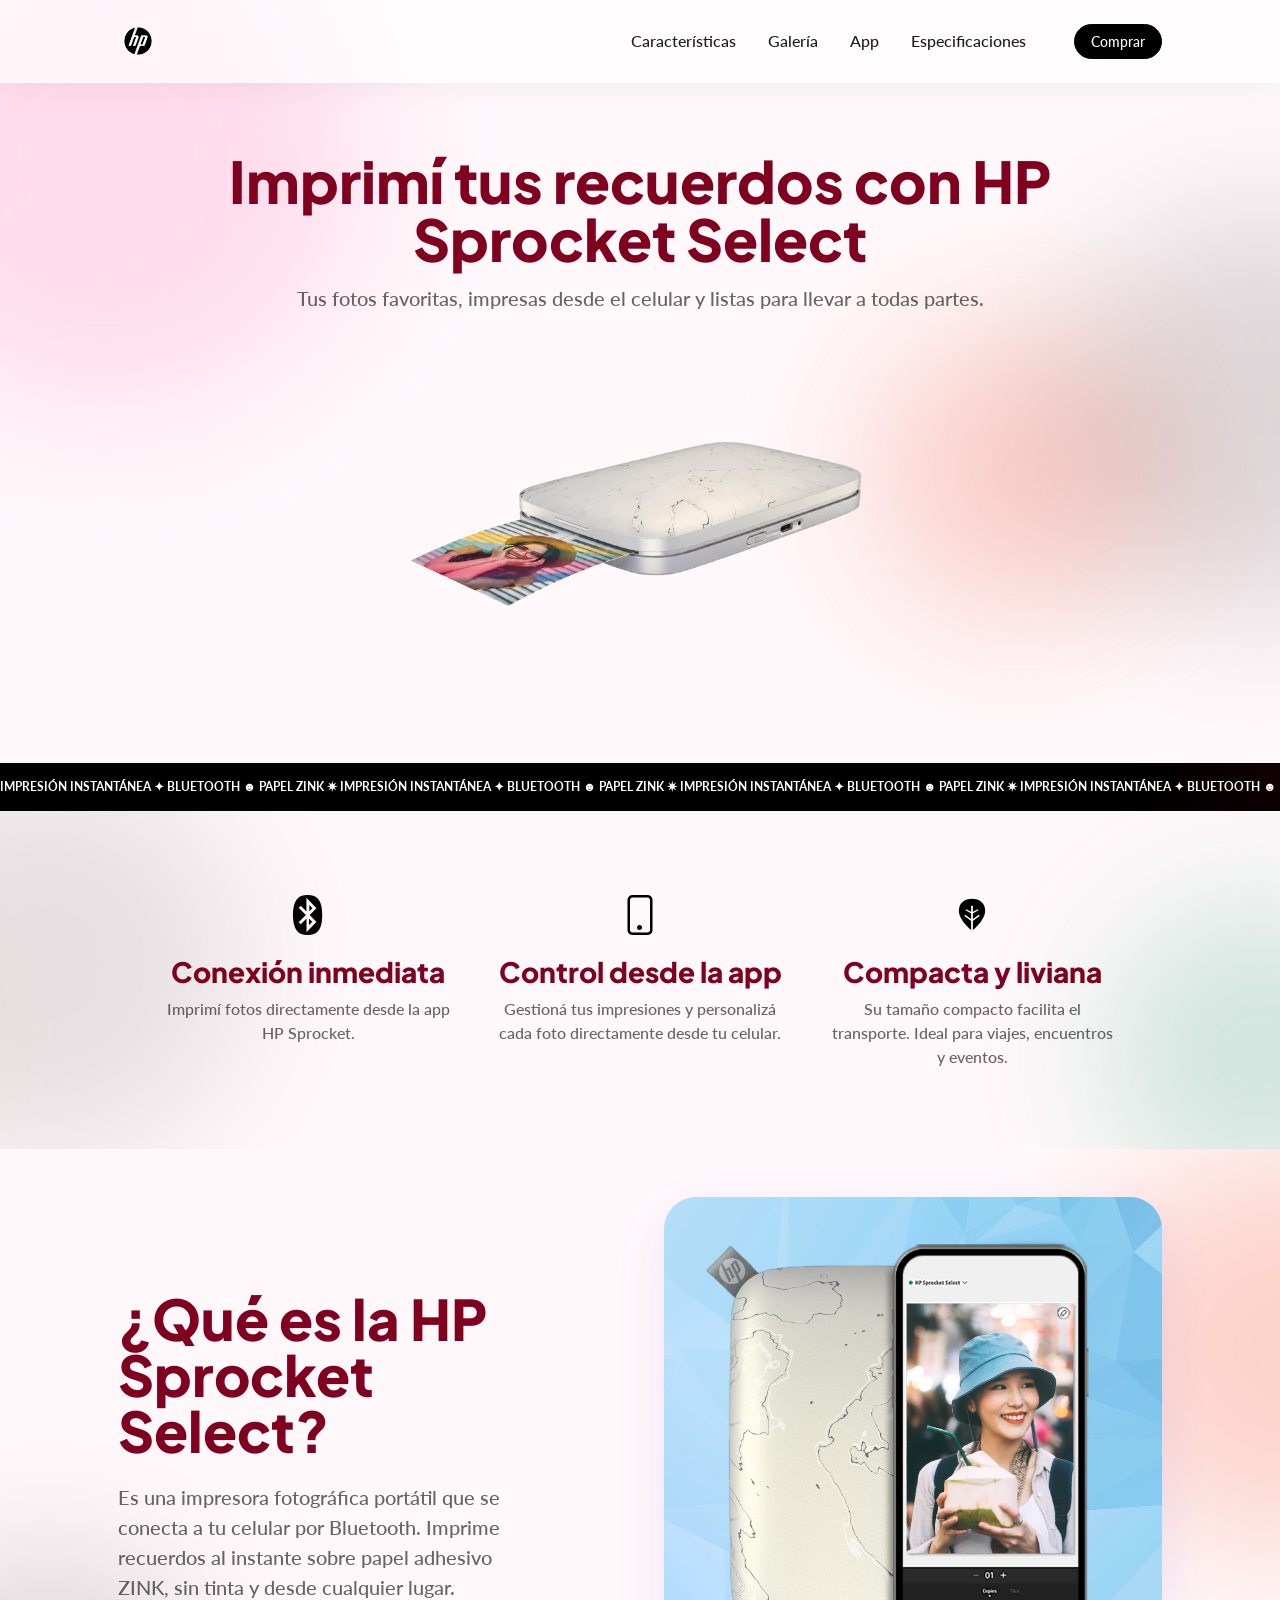
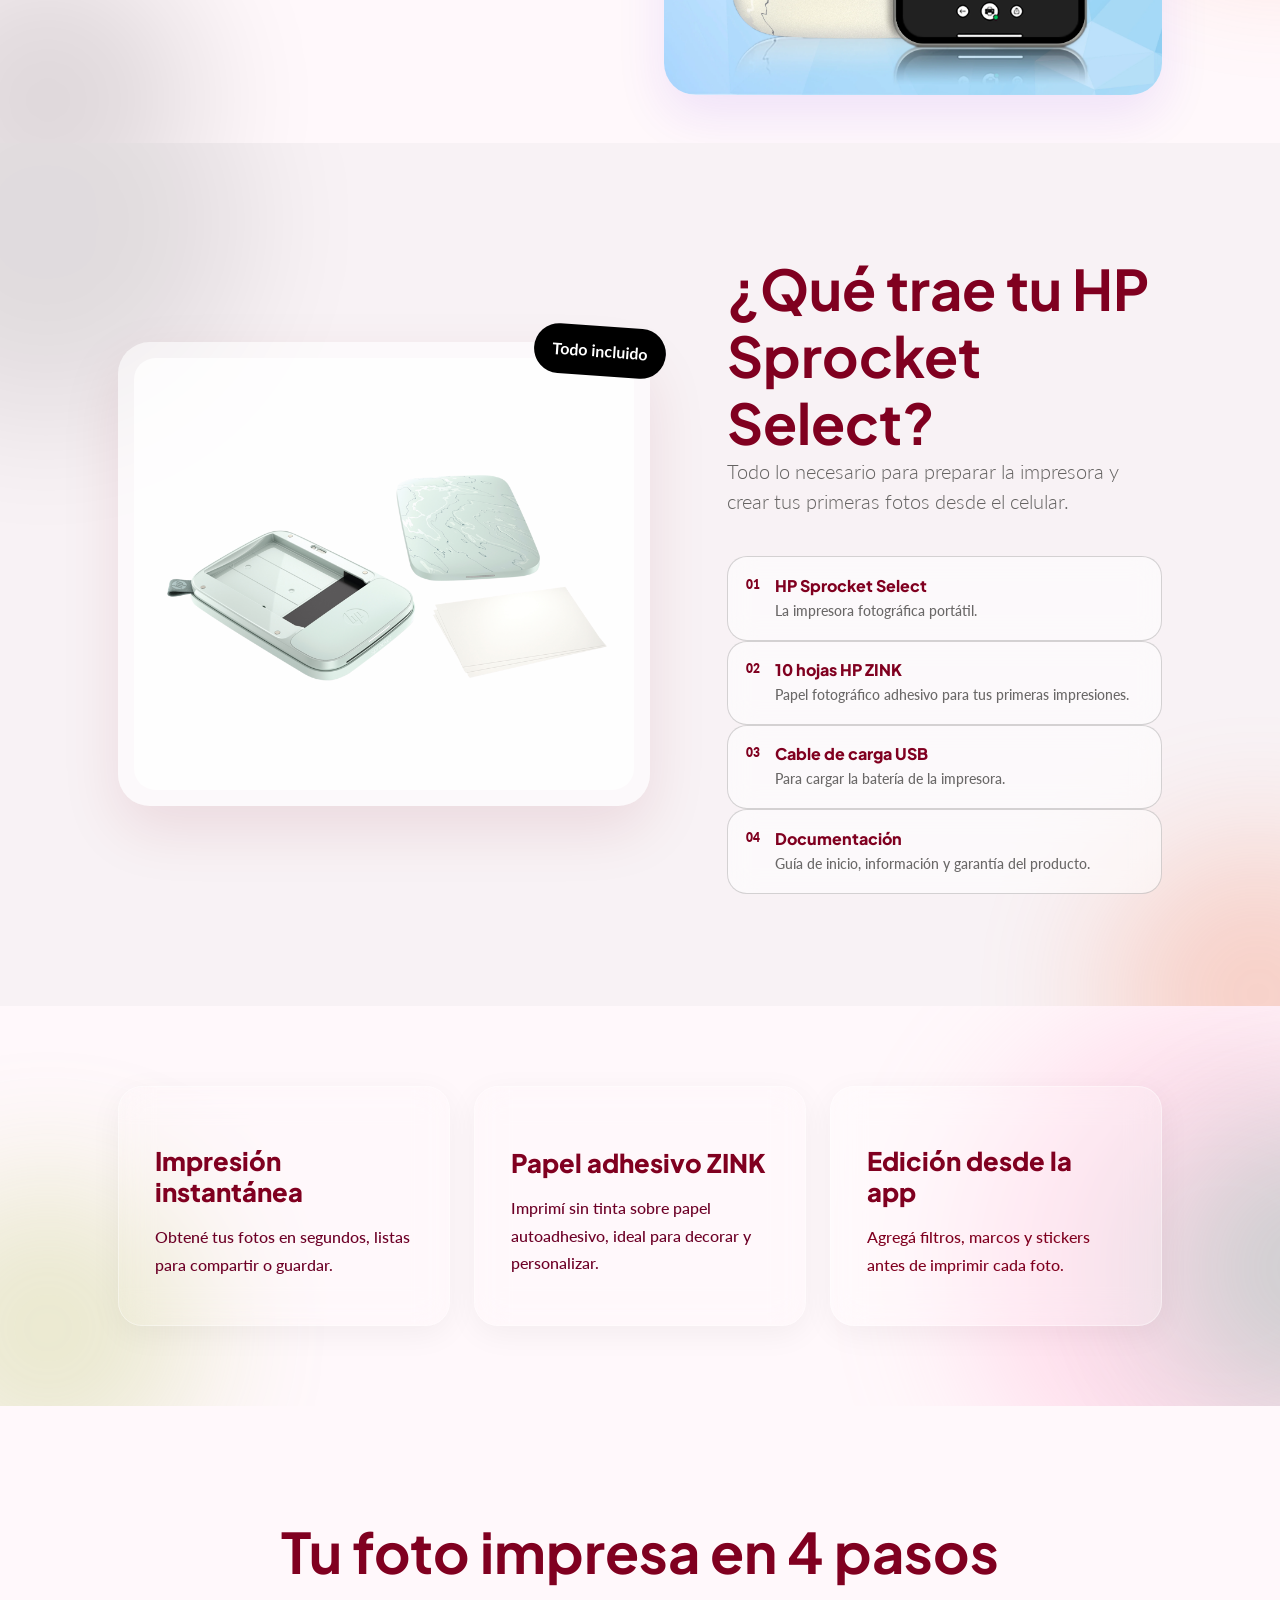
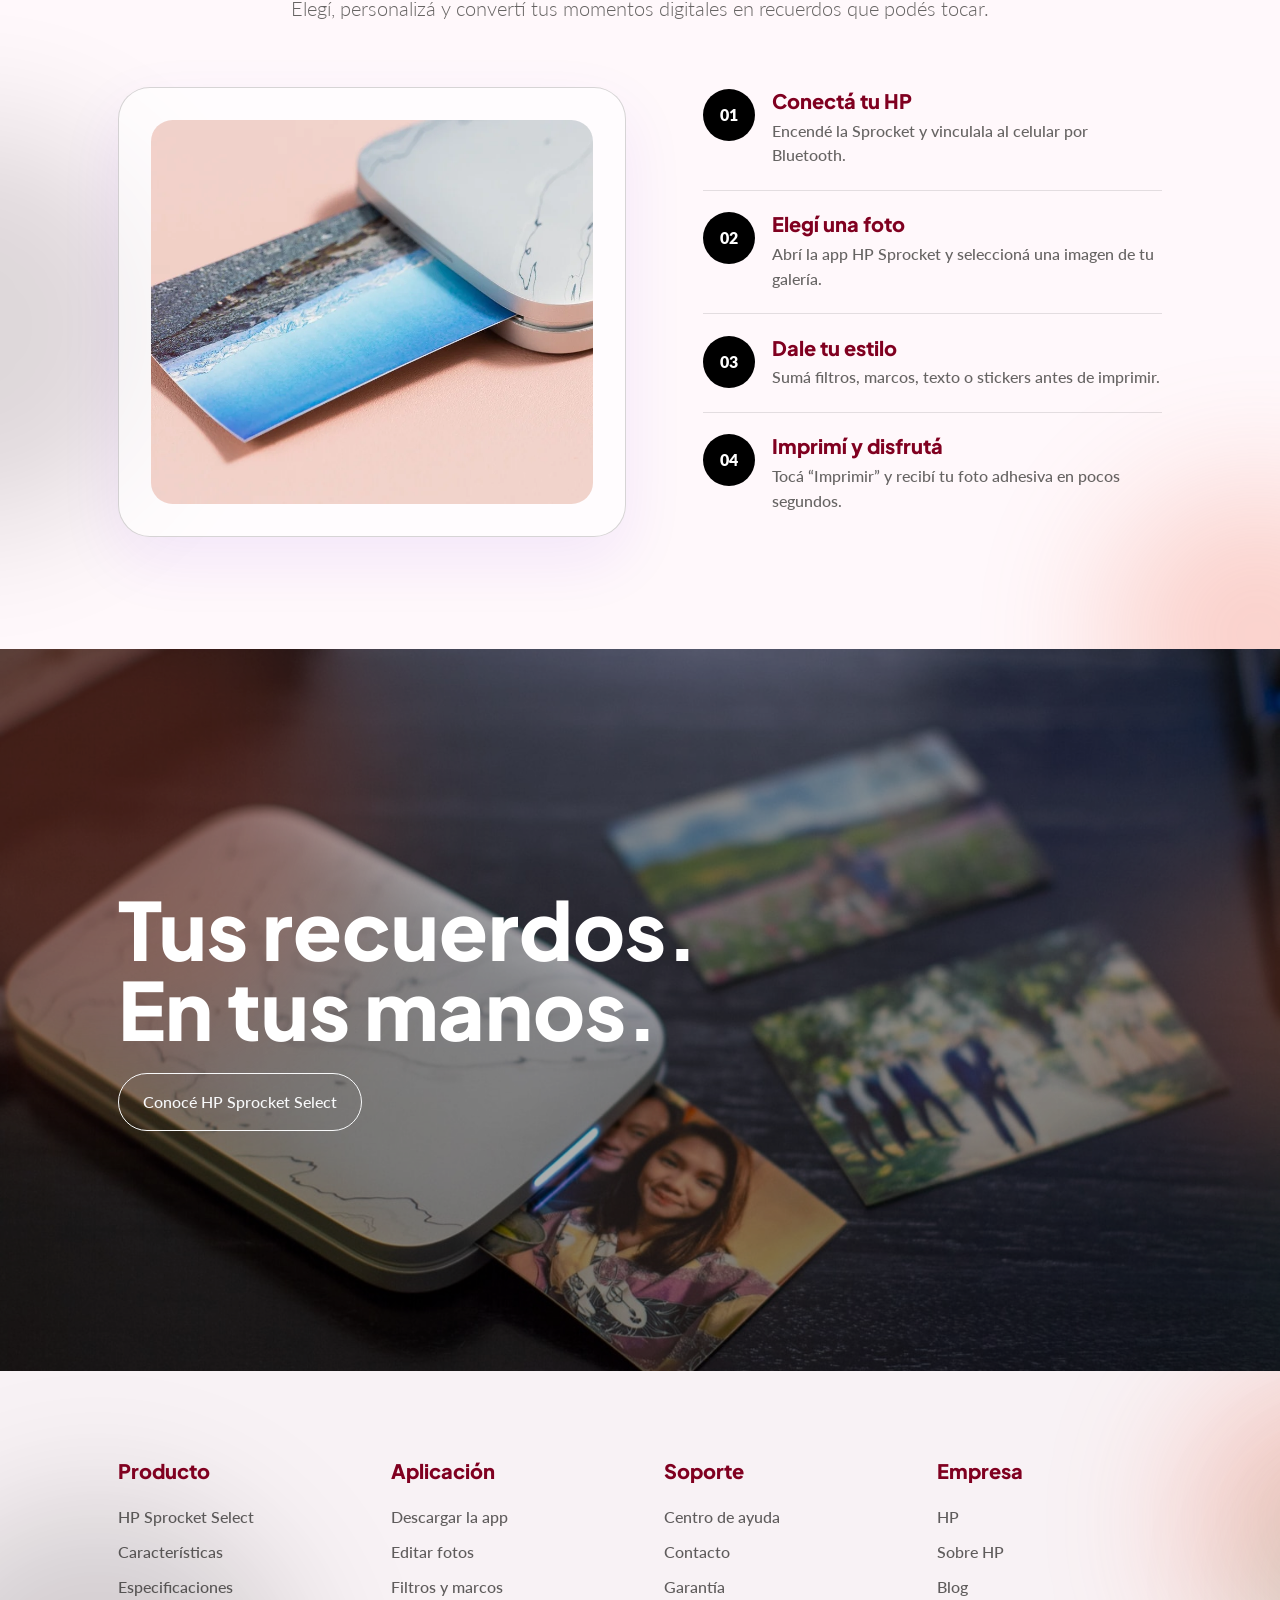
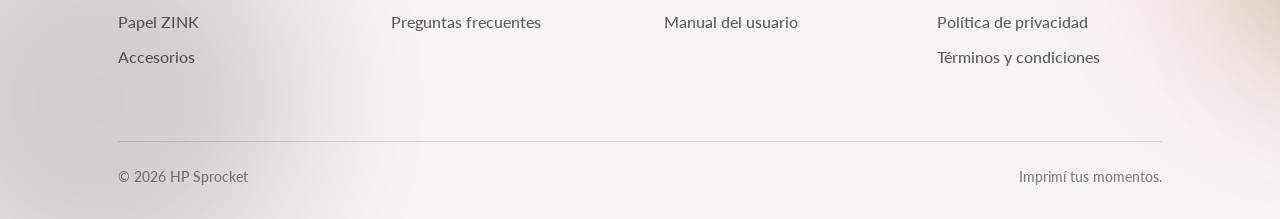
<file: index.html>
<!DOCTYPE html>
<html lang="en">
    <head>
        <meta charset="utf-8" />
        <meta name="viewport" content="width=device-width, initial-scale=1, shrink-to-fit=no" />
        <meta name="description" content="" />
        <meta name="author" content="" />
        <title>HP Sprocket Select | Impresora fotográfica portátil</title>
        <link rel="icon" type="image/x-icon" href="assets/favicon.ico" />
        <!-- Bootstrap icons-->
        <link href="https://cdn.jsdelivr.net/npm/bootstrap-icons@1.11.3/font/bootstrap-icons.css" rel="stylesheet" />
        <!-- Google fonts-->
        <link rel="preconnect" href="https://fonts.googleapis.com" />
        <link rel="preconnect" href="https://fonts.gstatic.com" />
        <link href="https://fonts.googleapis.com/css2?family=Lato:wght@300;400;700;900&amp;family=Plus+Jakarta+Sans:wght@400;600;700;800&amp;display=swap" rel="stylesheet" />
        <!-- Core theme CSS (includes Bootstrap)-->
        <link href="css/styles.css" rel="stylesheet" />
    </head>
    <body id="page-top">
        <!-- Navigation-->
        <nav class="navbar navbar-expand-lg navbar-light fixed-top shadow-sm" id="mainNav">
            <div class="container px-5">
                <a class="navbar-brand fw-bold" href="#page-top" aria-label="HP">
                    <img class="hp-logo" src="assets/img/hp-logo-transparent.png" alt="HP" />
                </a>
                <button class="navbar-toggler" type="button" data-bs-toggle="collapse" data-bs-target="#navbarResponsive" aria-controls="navbarResponsive" aria-expanded="false" aria-label="Abrir navegación">
                    Menú
                    <i class="bi-list"></i>
                </button>
                <div class="collapse navbar-collapse" id="navbarResponsive">
                    <ul class="navbar-nav ms-auto me-4 my-3 my-lg-0">
                        <li class="nav-item"><a class="nav-link me-lg-3" href="#features">Características</a></li>
                        <li class="nav-item"><a class="nav-link me-lg-3" href="#gallery">Galería</a></li>
                        <li class="nav-item"><a class="nav-link me-lg-3" href="#download">App</a></li>
                        <li class="nav-item"><a class="nav-link me-lg-3" href="#specifications">Especificaciones</a></li>
                    </ul>
                    <a class="btn btn-primary rounded-pill px-3 mb-2 mb-lg-0" href="https://sprocketprinters.com/products/hp-sprocket-select-portable-instant-photo-printer-2-3x3-4" target="_blank" rel="noopener">
                        <span class="d-flex align-items-center">
                            <span class="small">Comprar</span>
                        </span>
                    </a>
                </div>
            </div>
        </nav>
        <!-- Mashead header-->
        <header class="masthead has-blur-orbs">
            <div class="blur-orbs" aria-hidden="true">
                <span class="blur-orb blur-orb--xl blur-orb--pink blur-pos-top-left"></span>
                <span class="blur-orb blur-orb--lg blur-orb--purple blur-pos-center-right"></span>
                <span class="blur-orb blur-orb--md blur-orb--coral blur-pos-hero-product"></span>
            </div>
            <div class="container px-5">
                <div class="row justify-content-center">
                    <div class="col-12">
                        <!-- Mashead text and app badges-->
                        <div class="masthead-copy text-center">
                            <h1 class="display-1 lh-1 mb-3">Imprimí tus recuerdos con HP Sprocket Select</h1>
                            <p class="lead fw-normal text-muted mb-4">Tus fotos favoritas, impresas desde el celular y listas para llevar a todas partes.</p>
                        </div>
                    </div>
                    <div class="col-12">
                        <div class="masthead-product-visual">
                            <img src="assets/img/sprocket-hero-new-transparent.png" alt="Impresora HP Sprocket Select imprimiendo una fotografía" />
                        </div>
                    </div>
                </div>
            </div>
        </header>
        <div class="editorial-marquee has-blur-orbs" aria-label="Características destacadas">
            <div class="blur-orbs" aria-hidden="true">
                <span class="blur-orb blur-orb--md blur-orb--lavender blur-pos-top-left"></span>
                <span class="blur-orb blur-orb--sm blur-orb--burgundy blur-pos-bottom-right"></span>
            </div>
            <div class="editorial-marquee-track">
                <span>IMPRESIÓN INSTANTÁNEA ✦ BLUETOOTH ☻ PAPEL ZINK ✷ IMPRESIÓN INSTANTÁNEA ✦ BLUETOOTH ☻ PAPEL ZINK ✷ IMPRESIÓN INSTANTÁNEA ✦ BLUETOOTH ☻ PAPEL ZINK ✷ IMPRESIÓN INSTANTÁNEA ✦ BLUETOOTH ☻ PAPEL ZINK ✷</span>
                <span aria-hidden="true">IMPRESIÓN INSTANTÁNEA ✦ BLUETOOTH ☻ PAPEL ZINK ✷ IMPRESIÓN INSTANTÁNEA ✦ BLUETOOTH ☻ PAPEL ZINK ✷ IMPRESIÓN INSTANTÁNEA ✦ BLUETOOTH ☻ PAPEL ZINK ✷ IMPRESIÓN INSTANTÁNEA ✦ BLUETOOTH ☻ PAPEL ZINK ✷</span>
            </div>
        </div>
        <!-- App features section-->
        <section id="features" class="has-blur-orbs">
            <div class="blur-orbs" aria-hidden="true">
                <span class="blur-orb blur-orb--lg blur-orb--lavender blur-pos-top-left"></span>
                <span class="blur-orb blur-orb--md blur-orb--teal blur-pos-bottom-right"></span>
                <span class="blur-orb blur-orb--sm blur-orb--lime blur-pos-center-left"></span>
            </div>
            <div class="container px-5">
                <div class="row gx-5 align-items-center justify-content-center">
                    <div class="col-12">
                        <div class="container-fluid px-5">
                            <div class="row gx-5 justify-content-center">
                                <div class="col-md-4 mb-5 mb-md-0">
                                    <!-- Feature item-->
                                    <div class="text-center h-100 feature-item">
                                        <span class="icon-feature text-primary" aria-hidden="true">
                                            <i class="bi bi-bluetooth"></i>
                                        </span>
                                        <h3 class="font-alt">Conexión inmediata</h3>
                                        <p class="text-muted mb-0">Imprimí fotos directamente desde la app HP Sprocket.</p>
                                    </div>
                                </div>
                                <div class="col-md-4 mb-5 mb-md-0" id="download">
                                    <!-- Feature item-->
                                    <div class="text-center h-100 feature-item">
                                        <span class="icon-feature text-primary" aria-hidden="true">
                                            <i class="bi bi-phone"></i>
                                        </span>
                                        <h3 class="font-alt">Control desde la app</h3>
                                        <p class="text-muted mb-0">Gestioná tus impresiones y personalizá cada foto directamente desde tu celular.</p>
                                    </div>
                                </div>
                                <div class="col-md-4">
                                    <!-- Feature item-->
                                    <div class="text-center h-100 feature-item">
                                        <span class="icon-feature text-primary" aria-hidden="true">
                                            <svg class="feature-leaf-icon" viewBox="0 0 32 32" xmlns="http://www.w3.org/2000/svg" role="img" aria-label="">
                                                <path d="M16 28.5S5.5 20.5 5.5 12.5C5.5 6.5 10 3 16 3s10.5 3.5 10.5 9.5c0 8-10.5 16-10.5 16z" fill="currentColor"/>
                                                <path d="M16 28.5V9" fill="none" stroke="#fff" stroke-width="1.4" stroke-linecap="round"/>
                                                <path d="M16 20.5L10.5 16.5M16 20.5L21.5 16.5M16 14.5L11.5 12M16 14.5L20.5 12" fill="none" stroke="#fff" stroke-width="1.1" stroke-linecap="round"/>
                                            </svg>
                                        </span>
                                        <h3 class="font-alt">Compacta y liviana</h3>
                                        <p class="text-muted mb-0">Su tamaño compacto facilita el transporte. Ideal para viajes, encuentros y eventos.</p>
                                    </div>
                                </div>
                            </div>
                        </div>
                    </div>
                </div>
            </div>
        </section>
        <!-- Product introduction section-->
        <section id="specifications" class="py-5 has-blur-orbs">
            <div class="blur-orbs" aria-hidden="true">
                <span class="blur-orb blur-orb--lg blur-orb--peach blur-pos-top-right"></span>
                <span class="blur-orb blur-orb--md blur-orb--purple blur-pos-bottom-left"></span>
            </div>
            <div class="container px-5">
                <div class="row gx-5 align-items-center justify-content-center justify-content-lg-between">
                    <div class="col-12 col-lg-5">
                        <h2 class="display-4 lh-1 mb-4">¿Qué es la HP Sprocket Select?</h2>
                        <p class="lead fw-normal text-muted mb-5 mb-lg-0">Es una impresora fotográfica portátil que se conecta a tu celular por Bluetooth. Imprime recuerdos al instante sobre papel adhesivo ZINK, sin tinta y desde cualquier lugar.</p>
                    </div>
                    <div class="col-sm-8 col-md-6">
                        <div class="px-5 px-sm-0"><img class="img-fluid product-intro-image" src="assets/img/sprocket-product.jpg" alt="HP Sprocket Select con su aplicación móvil" /></div>
                    </div>
                </div>
            </div>
        </section>
        <!-- In the box section -->
        <section class="in-the-box has-blur-orbs" aria-labelledby="in-the-box-title">
            <div class="blur-orbs" aria-hidden="true">
                <span class="blur-orb blur-orb--lg blur-orb--lavender blur-pos-top-left"></span>
                <span class="blur-orb blur-orb--md blur-orb--peach blur-pos-bottom-right"></span>
            </div>
            <div class="container px-5">
                <div class="in-the-box-grid">
                    <div class="in-the-box-copy">
                        <span class="in-the-box-label">Abrí la caja y empezá</span>
                        <h2 id="in-the-box-title" class="display-4 fw-bold">¿Qué trae tu HP Sprocket Select?</h2>
                        <p class="lead text-muted">Todo lo necesario para preparar la impresora y crear tus primeras fotos desde el celular.</p>
                        <div class="in-the-box-items">
                            <article><span>01</span><div><h3>HP Sprocket Select</h3><p>La impresora fotográfica portátil.</p></div></article>
                            <article><span>02</span><div><h3>10 hojas HP ZINK</h3><p>Papel fotográfico adhesivo para tus primeras impresiones.</p></div></article>
                            <article><span>03</span><div><h3>Cable de carga USB</h3><p>Para cargar la batería de la impresora.</p></div></article>
                            <article><span>04</span><div><h3>Documentación</h3><p>Guía de inicio, información y garantía del producto.</p></div></article>
                        </div>
                    </div>
                    <div class="in-the-box-visual">
                        <div class="in-the-box-badge">Todo incluido</div>
                        <img src="assets/img/800q-04_115812.png" alt="Contenido de la HP Sprocket Select con impresora, tapa y papel fotográfico" />
                    </div>
                </div>
            </div>
        </section>
        <!-- Sticky notes section-->
        <section class="sticky-notes-section has-blur-orbs">
            <div class="blur-orbs" aria-hidden="true">
                <span class="blur-orb blur-orb--xl blur-orb--pink blur-pos-top-right"></span>
                <span class="blur-orb blur-orb--md blur-orb--lime blur-pos-bottom-left"></span>
                <span class="blur-orb blur-orb--md blur-orb--teal blur-pos-center-right"></span>
            </div>
            <div class="container px-5">
                <div class="row g-4 justify-content-center">
                    <div class="col-md-4">
                        <article class="sticky-note sticky-note-yellow">
                            <h3>Impresión instantánea</h3>
                            <p>Obtené tus fotos en segundos, listas para compartir o guardar.</p>
                        </article>
                    </div>
                    <div class="col-md-4">
                        <article class="sticky-note sticky-note-pink">
                            <h3>Papel adhesivo ZINK</h3>
                            <p>Imprimí sin tinta sobre papel autoadhesivo, ideal para decorar y personalizar.</p>
                        </article>
                    </div>
                    <div class="col-md-4">
                        <article class="sticky-note sticky-note-blue">
                            <h3>Edición desde la app</h3>
                            <p>Agregá filtros, marcos y stickers antes de imprimir cada foto.</p>
                        </article>
                    </div>
                </div>
            </div>
        </section>
        <!-- How it works -->
        <section class="how-it-works has-blur-orbs" aria-labelledby="how-it-works-title">
            <div class="blur-orbs" aria-hidden="true">
                <span class="blur-orb blur-orb--lg blur-orb--purple blur-pos-center-left"></span>
                <span class="blur-orb blur-orb--md blur-orb--coral blur-pos-bottom-right"></span>
            </div>
            <div class="container px-5">
                <div class="how-it-works-heading text-center">
                    <h2 id="how-it-works-title" class="display-4 fw-bold">Tu foto impresa en 4 pasos</h2>
                    <p class="lead text-muted">Elegí, personalizá y convertí tus momentos digitales en recuerdos que podés tocar.</p>
                </div>
                <div class="how-it-works-layout">
                    <div class="how-it-works-visual">
                        <img src="assets/img/03FKbvDWttI1e0N3ziZWrsE-3..v1569469933.webp" alt="HP Sprocket imprimiendo una fotografía desde el celular" class="how-it-works-photo" />
                    </div>
                    <ol class="how-it-works-steps">
                        <li><span class="step-number">01</span><div><h3>Conectá tu HP</h3><p>Encendé la Sprocket y vinculala al celular por Bluetooth.</p></div></li>
                        <li><span class="step-number">02</span><div><h3>Elegí una foto</h3><p>Abrí la app HP Sprocket y seleccioná una imagen de tu galería.</p></div></li>
                        <li><span class="step-number">03</span><div><h3>Dale tu estilo</h3><p>Sumá filtros, marcos, texto o stickers antes de imprimir.</p></div></li>
                        <li><span class="step-number">04</span><div><h3>Imprimí y disfrutá</h3><p>Tocá “Imprimir” y recibí tu foto adhesiva en pocos segundos.</p></div></li>
                    </ol>
                </div>
            </div>
        </section>
        <!-- Call to action section-->
        <section class="cta has-blur-orbs">
            <div class="blur-orbs" aria-hidden="true">
                <span class="blur-orb blur-orb--xl blur-orb--coral blur-pos-top-left"></span>
                <span class="blur-orb blur-orb--lg blur-orb--lavender blur-pos-bottom-right"></span>
                <span class="blur-orb blur-orb--md blur-orb--peach blur-pos-center-right"></span>
            </div>
            <div class="cta-content">
                <div class="container px-5">
                    <h2 class="text-white display-1 lh-1 mb-4">
                        Tus recuerdos.
                        <br />
                        En tus manos.
                    </h2>
                    <a class="btn btn-outline-light py-3 px-4 rounded-pill" href="https://sprocketprinters.com/products/hp-sprocket-select-portable-instant-photo-printer-2-3x3-4" target="_blank" rel="noopener">Conocé HP Sprocket Select</a>
                </div>
            </div>
        </section>
        <!-- Footer-->
        <footer class="site-footer has-blur-orbs">
            <div class="blur-orbs" aria-hidden="true">
                <span class="blur-orb blur-orb--lg blur-orb--purple blur-pos-bottom-left"></span>
                <span class="blur-orb blur-orb--md blur-orb--coral blur-pos-top-right"></span>
                <span class="blur-orb blur-orb--sm blur-orb--teal blur-pos-center-right"></span>
            </div>
            <div class="container px-5">
                <div class="row g-5">
                    <div class="col-6 col-lg-3">
                        <h3>Producto</h3>
                        <ul>
                            <li><a href="https://sprocketprinters.com/products/hp-sprocket-select-portable-instant-photo-printer-2-3x3-4" target="_blank" rel="noopener">HP Sprocket Select</a></li>
                            <li><a href="#features">Características</a></li>
                            <li><a href="https://sprocketprinters.com/products/hp-sprocket-select-portable-instant-photo-printer-2-3x3-4#tab_5" target="_blank" rel="noopener">Especificaciones</a></li>
                            <li><a href="https://sprocketprinters.com/collections/paper" target="_blank" rel="noopener">Papel ZINK</a></li>
                            <li><a href="https://sprocketprinters.com/collections/accessories" target="_blank" rel="noopener">Accesorios</a></li>
                        </ul>
                    </div>
                    <div class="col-6 col-lg-3">
                        <h3>Aplicación</h3>
                        <ul>
                            <li><a href="#download">Descargar la app</a></li>
                            <li><a href="#features">Editar fotos</a></li>
                            <li><a href="#features">Filtros y marcos</a></li>
                            <li><a href="https://sprocketprinters.com/pages/faqs" target="_blank" rel="noopener">Preguntas frecuentes</a></li>
                        </ul>
                    </div>
                    <div class="col-6 col-lg-3">
                        <h3>Soporte</h3>
                        <ul>
                            <li><a href="https://sprocketprinters.com/pages/support" target="_blank" rel="noopener">Centro de ayuda</a></li>
                            <li><a href="https://sprocketprinters.com/pages/contact-us" target="_blank" rel="noopener">Contacto</a></li>
                            <li><a href="https://sprocketprinters.com/pages/warranty" target="_blank" rel="noopener">Garantía</a></li>
                            <li><a href="https://sprocketprinters.com/pages/user-manuals" target="_blank" rel="noopener">Manual del usuario</a></li>
                        </ul>
                    </div>
                    <div class="col-6 col-lg-3">
                        <h3>Empresa</h3>
                        <ul>
                            <li><a href="https://www.hp.com/" target="_blank" rel="noopener">HP</a></li>
                            <li><a href="https://www.hp.com/us-en/hp-information.html" target="_blank" rel="noopener">Sobre HP</a></li>
                            <li><a href="https://www.hp.com/us-en/newsroom/blogs.html" target="_blank" rel="noopener">Blog</a></li>
                            <li><a href="https://sprocketprinters.com/pages/privacy-statement" target="_blank" rel="noopener">Política de privacidad</a></li>
                            <li><a href="https://sprocketprinters.com/pages/terms-of-use" target="_blank" rel="noopener">Términos y condiciones</a></li>
                        </ul>
                    </div>
                </div>
                <div class="site-footer-bottom">
                    <span>&copy; 2026 HP Sprocket</span>
                    <span>Imprimí tus momentos.</span>
                </div>
            </div>
        </footer>
        <!-- Feedback Modal-->
        <div class="modal fade" id="feedbackModal" tabindex="-1" aria-labelledby="feedbackModalLabel" aria-hidden="true">
            <div class="modal-dialog modal-dialog-centered">
                <div class="modal-content">
                    <div class="modal-header bg-gradient-primary-to-secondary p-4">
                        <h5 class="modal-title font-alt text-white" id="feedbackModalLabel">Consultá sobre HP Sprocket Select</h5>
                        <button class="btn-close btn-close-white" type="button" data-bs-dismiss="modal" aria-label="Cerrar"></button>
                    </div>
                    <div class="modal-body border-0 p-4">
                        <!-- * * * * * * * * * * * * * * *-->
                        <!-- * * SB Forms Contact Form * *-->
                        <!-- * * * * * * * * * * * * * * *-->
                        <!-- This form is pre-integrated with SB Forms.-->
                        <!-- To make this form functional, sign up at-->
                        <!-- https://startbootstrap.com/solution/contact-forms-->
                        <!-- to get an API token!-->
                        <form id="contactForm" data-sb-form-api-token="API_TOKEN">
                            <!-- Name input-->
                            <div class="form-floating mb-3">
                                <input class="form-control" id="name" type="text" placeholder="Ingresá tu nombre" data-sb-validations="required" />
                                <label for="name">Nombre completo</label>
                                <div class="invalid-feedback" data-sb-feedback="name:required">Ingresá tu nombre.</div>
                            </div>
                            <!-- Email address input-->
                            <div class="form-floating mb-3">
                                <input class="form-control" id="email" type="email" placeholder="nombre@ejemplo.com" data-sb-validations="required,email" />
                                <label for="email">Correo electrónico</label>
                                <div class="invalid-feedback" data-sb-feedback="email:required">Ingresá tu correo electrónico.</div>
                                <div class="invalid-feedback" data-sb-feedback="email:email">El correo electrónico no es válido.</div>
                            </div>
                            <!-- Phone number input-->
                            <div class="form-floating mb-3">
                                <input class="form-control" id="phone" type="tel" placeholder="(123) 456-7890" data-sb-validations="required" />
                                <label for="phone">Teléfono</label>
                                <div class="invalid-feedback" data-sb-feedback="phone:required">Ingresá tu teléfono.</div>
                            </div>
                            <!-- Message input-->
                            <div class="form-floating mb-3">
                                <textarea class="form-control" id="message" type="text" placeholder="Escribí tu consulta sobre HP Sprocket Select" style="height: 10rem" data-sb-validations="required"></textarea>
                                <label for="message">Consulta</label>
                                <div class="invalid-feedback" data-sb-feedback="message:required">Escribí tu consulta.</div>
                            </div>
                            <!-- Submit success message-->
                            <!---->
                            <!-- This is what your users will see when the form-->
                            <!-- has successfully submitted-->
                            <div class="d-none" id="submitSuccessMessage">
                                <div class="text-center mb-3">
                                    <div class="fw-bolder">¡Gracias por tu consulta!</div>
                                    Te responderemos con información sobre HP Sprocket Select.
                                </div>
                            </div>
                            <!-- Submit error message-->
                            <!---->
                            <!-- This is what your users will see when there is-->
                            <!-- an error submitting the form-->
                            <div class="d-none" id="submitErrorMessage"><div class="text-center text-danger mb-3">No pudimos enviar la consulta.</div></div>
                            <!-- Submit Button-->
                            <div class="d-grid"><button class="btn btn-primary rounded-pill btn-lg disabled" id="submitButton" type="submit">Enviar consulta</button></div>
                        </form>
                    </div>
                </div>
            </div>
        </div>
        <!-- Bootstrap core JS-->
        <script src="https://cdn.jsdelivr.net/npm/bootstrap@5.2.3/dist/js/bootstrap.bundle.min.js"></script>
        <!-- Core theme JS-->
        <script src="js/scripts.js"></script>
        <!-- * * * * * * * * * * * * * * * * * * * * * * * * * * * * * * * * * * * * * * * *-->
        <!-- * *                               SB Forms JS                               * *-->
        <!-- * * Activate your form at https://startbootstrap.com/solution/contact-forms * *-->
        <!-- * * * * * * * * * * * * * * * * * * * * * * * * * * * * * * * * * * * * * * * *-->
        <script src="https://cdn.startbootstrap.com/sb-forms-latest.js"></script>
    </body>
</html>
</file>
